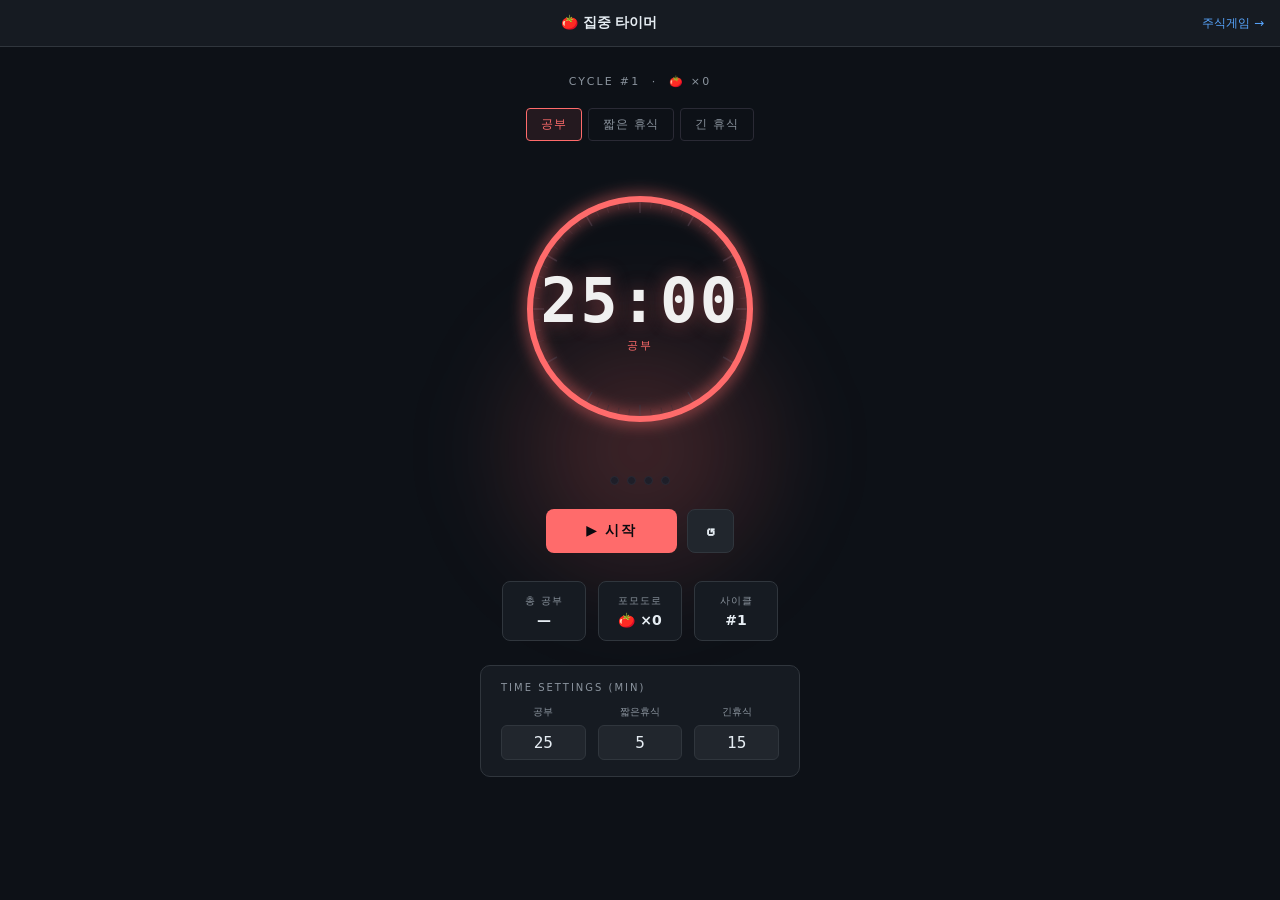
<file: static/pomodoro.html>
<!DOCTYPE html>
<html lang="ko">
<head>
  <meta charset="UTF-8">
  <meta name="viewport" content="width=device-width, initial-scale=1.0">
  <title>🍅 집중 타이머</title>
  <link rel="stylesheet" href="/static/css/style.css">
</head>
<body>

<div style="position:fixed;top:0;left:0;width:100%;height:100%;background:var(--bg);overflow-y:auto;-webkit-overflow-scrolling:touch;">
  <div class="screen-header">
    <span></span>
    <span style="font-weight:700">🍅 집중 타이머</span>
    <a href="/" class="back-btn" style="font-size:12px">주식게임 →</a>
  </div>
  <div class="pt-body">

    <div id="pt-glow" class="pt-glow"></div>

    <div style="font-size:11px;color:var(--muted);letter-spacing:0.2em;margin-bottom:20px;text-align:center">
      CYCLE #<span id="pt-cycle">1</span> &nbsp;·&nbsp; 🍅 ×<span id="pt-pomodoro-count">0</span>
    </div>

    <div style="display:flex;gap:6px;margin-bottom:28px">
      <button class="pt-mode-btn" id="pt-tab-study"  onclick="ptSwitchMode('study')">공부</button>
      <button class="pt-mode-btn" id="pt-tab-short"  onclick="ptSwitchMode('short')">짧은 휴식</button>
      <button class="pt-mode-btn" id="pt-tab-long"   onclick="ptSwitchMode('long')">긴 휴식</button>
    </div>

    <div style="position:relative;margin-bottom:24px">
      <svg width="280" height="280" style="transform:rotate(-90deg)">
        <circle cx="140" cy="140" r="110" fill="none" stroke="#1A1A22" stroke-width="6"/>
        <g id="pt-ticks"></g>
        <circle id="pt-progress-ring" cx="140" cy="140" r="110" fill="none"
          stroke="#FF6B6B" stroke-width="6" stroke-linecap="round"
          stroke-dasharray="691.15" stroke-dashoffset="0"
          style="transition:stroke-dashoffset 0.5s ease,stroke 0.6s ease"/>
      </svg>
      <div style="position:absolute;top:50%;left:50%;transform:translate(-50%,-50%);text-align:center;pointer-events:none">
        <div id="pt-time-display" class="pt-time-display">25:00</div>
        <div id="pt-mode-label" class="pt-mode-label">공부</div>
      </div>
    </div>

    <div style="display:flex;gap:8px;margin-bottom:24px" id="pt-dots">
      <div class="pt-dot" id="pt-dot-0"></div>
      <div class="pt-dot" id="pt-dot-1"></div>
      <div class="pt-dot" id="pt-dot-2"></div>
      <div class="pt-dot" id="pt-dot-3"></div>
    </div>

    <div style="display:flex;gap:10px;margin-bottom:28px">
      <button id="pt-start-btn" onclick="ptToggle()" class="pt-start-btn">▶ 시작</button>
      <button onclick="ptReset()" class="btn btn-secondary" style="padding:12px 18px;font-size:18px;line-height:1">↺</button>
    </div>

    <div style="display:flex;gap:12px;margin-bottom:24px;flex-wrap:wrap;justify-content:center">
      <div class="pt-stat-card">
        <div class="pt-stat-label">총 공부</div>
        <div class="pt-stat-value" id="pt-total-study">—</div>
      </div>
      <div class="pt-stat-card">
        <div class="pt-stat-label">포모도로</div>
        <div class="pt-stat-value" id="pt-total-pomo">🍅 ×0</div>
      </div>
      <div class="pt-stat-card">
        <div class="pt-stat-label">사이클</div>
        <div class="pt-stat-value" id="pt-cycle-stat">#1</div>
      </div>
    </div>

    <div class="pt-settings-card">
      <div style="font-size:10px;color:var(--muted);letter-spacing:0.2em;margin-bottom:12px">TIME SETTINGS (MIN)</div>
      <div style="display:flex;gap:12px">
        <div style="flex:1;text-align:center">
          <div style="font-size:10px;color:var(--muted);margin-bottom:6px">공부</div>
          <input type="number" id="pt-custom-study" class="pt-time-input" value="25" min="1" max="99"
            oninput="ptCustomChange('study',this.value)">
        </div>
        <div style="flex:1;text-align:center">
          <div style="font-size:10px;color:var(--muted);margin-bottom:6px">짧은휴식</div>
          <input type="number" id="pt-custom-short" class="pt-time-input" value="5" min="1" max="99"
            oninput="ptCustomChange('short',this.value)">
        </div>
        <div style="flex:1;text-align:center">
          <div style="font-size:10px;color:var(--muted);margin-bottom:6px">긴휴식</div>
          <input type="number" id="pt-custom-long" class="pt-time-input" value="15" min="1" max="99"
            oninput="ptCustomChange('long',this.value)">
        </div>
      </div>
    </div>

    <div id="pt-sessions-wrap" style="width:100%;max-width:320px;display:none;margin-top:20px">
      <div style="font-size:10px;color:var(--muted);letter-spacing:0.2em;margin-bottom:8px">RECENT SESSIONS</div>
      <div id="pt-sessions-list" style="display:flex;flex-wrap:wrap;gap:6px"></div>
    </div>

  </div>
</div>

<script src="/static/js/pomodoro.js"></script>
</body>
</html>
</file>
<file: static/css/style.css>
/* ── Variables ──────────────────────────────────────────── */
:root {
  --bg:      #0d1117;
  --surface: #161b22;
  --s2:      #21262d;
  --border:  #30363d;
  --text:    #e6edf3;
  --muted:   #8b949e;
  --up:      #3fb950;
  --down:    #f85149;
  --accent:  #58a6ff;
  --warn:    #e3b341;
  --nav-h:   56px;
  --bot-h:   64px;
}

* { box-sizing: border-box; margin: 0; padding: 0; }

body {
  background: var(--bg);
  color: var(--text);
  font-family: 'Noto Sans KR', system-ui, sans-serif;
  font-size: 14px;
  -webkit-font-smoothing: antialiased;
  /* 버튼 연타 시 모바일 브라우저의 "더블탭=확대" 제스처가 발동해 화면이
     커지는 문제 방지. pinch-zoom 자체는 막지 않아 접근성엔 영향 없음. */
  touch-action: manipulation;
}

a { color: inherit; text-decoration: none; }
button { cursor: pointer; touch-action: manipulation; }

::-webkit-scrollbar { width: 4px; }
::-webkit-scrollbar-thumb { background: var(--border); border-radius: 2px; }

/* ── All screens: fixed, fill viewport, stack on each other */
[id^="screen-"] {
  position: fixed;
  top: 0; left: 0;
  width: 100%; height: 100%;
  background: var(--bg);
  overflow-y: auto;
  -webkit-overflow-scrolling: touch;
}
/* hidden 속성이 display:flex 등 author CSS에 의해 무시되는 것을 방지 */
[id^="screen-"][hidden] {
  display: none !important;
}

html, body {
  height: 100%;
  overflow: hidden; /* prevent body scroll bounce on mobile */
}

/* ── Layout helpers ─────────────────────────────────────── */
.fullscreen { min-height: 100%; width: 100%; }
.center-v   { display: flex; align-items: center; justify-content: center; padding: 24px 16px; min-height: 100%; }
.divider    { height: 1px; background: var(--border); margin: 16px 0; }
.muted      { color: var(--muted); }
.up         { color: var(--up); }
.down       { color: var(--down); }
.accent     { color: var(--accent); }

/* ── Screen header (back button screens) ────────────────── */
.screen-header {
  display: flex;
  align-items: center;
  justify-content: space-between;
  padding: 14px 16px;
  background: var(--surface);
  border-bottom: 1px solid var(--border);
  position: sticky; top: 0; z-index: 50;
}
.back-btn {
  background: none; border: none; color: var(--accent);
  font-size: 14px; font-weight: 500; padding: 0;
}
.screen-body { padding: 16px; max-width: 600px; margin: 0 auto; }

/* ── Auth ─────────────────────────────────────────────── */
.auth-card {
  background: var(--surface);
  border: 1px solid var(--border);
  border-radius: 16px;
  padding: 28px 22px;
  width: 100%; max-width: 400px;
}
.auth-tabs {
  display: flex; gap: 0; margin-bottom: 20px;
  background: var(--s2); border-radius: 8px; padding: 4px;
}
.auth-tab {
  flex: 1; padding: 7px; border-radius: 6px; border: none;
  background: transparent; color: var(--muted); font-size: 14px; font-weight: 500;
  transition: all 0.15s;
}
.auth-tab.active { background: var(--surface); color: var(--text); }

/* ── Forms ──────────────────────────────────────────────── */
.form-group { margin-bottom: 14px; }
.form-label { display: block; color: var(--muted); font-size: 12px; margin-bottom: 5px; }
.form-input {
  width: 100%; background: var(--s2); border: 1px solid var(--border);
  border-radius: 8px; color: var(--text); font-size: 14px;
  padding: 10px 12px; outline: none; transition: border-color 0.15s;
}
.form-input:focus { border-color: var(--accent); }
.error-msg { color: var(--down); font-size: 12px; min-height: 16px; margin-top: 4px; }

/* ── Buttons ────────────────────────────────────────────── */
.btn {
  display: inline-flex; align-items: center; justify-content: center; gap: 6px;
  padding: 10px 16px; border-radius: 8px; border: none; font-size: 14px;
  font-weight: 600; transition: opacity 0.15s, transform 0.1s; cursor: pointer;
}
.btn:active { transform: scale(0.97); }
.btn:disabled { opacity: 0.5; cursor: not-allowed; }
.btn-primary   { background: var(--accent); color: #fff; }
.btn-success   { background: var(--up); color: #fff; }
.btn-danger    { background: var(--down); color: #fff; }
.btn-secondary { background: var(--s2); color: var(--text); border: 1px solid var(--border); }
.btn-warning   { background: var(--warn); color: #1a1a1a; }
.btn-full { width: 100%; }
.btn-sm   { padding: 6px 12px; font-size: 12px; }

/* ── Cards ──────────────────────────────────────────────── */
.card {
  background: var(--surface);
  border: 1px solid var(--border);
  border-radius: 12px;
  padding: 16px;
}

/* ── Role cards (home screen) ───────────────────────────── */
.role-card {
  display: flex; align-items: center; gap: 14px; cursor: pointer;
  background: var(--surface); border: 1px solid var(--border);
  border-radius: 14px; padding: 18px 16px;
  transition: border-color 0.15s;
}
.role-card:hover { border-color: var(--accent); }

/* ── Code display ───────────────────────────────────────── */
.code-display {
  text-align: center; background: var(--surface);
  border: 2px dashed var(--border); border-radius: 14px; padding: 20px;
}
.room-code {
  font-size: 40px; font-weight: 800; letter-spacing: 8px;
  color: var(--accent); font-family: monospace;
}

/* ── Host top bar ───────────────────────────────────────── */
.host-topbar {
  display: flex; align-items: center; justify-content: space-between;
  padding: 12px 16px; background: var(--surface);
  border-bottom: 1px solid var(--border); position: sticky; top: 0; z-index: 50;
}

/* ── Participant top bar ────────────────────────────────── */
.p-topbar {
  display: flex; align-items: center; justify-content: space-between;
  padding: 10px 16px; background: var(--surface);
  border-bottom: 1px solid var(--border); position: sticky; top: 0; z-index: 50;
}
.cash-display { font-size: 16px; font-weight: 700; color: var(--accent); }

/* ── Timer ──────────────────────────────────────────────── */
.timer-display {
  font-size: 28px; font-weight: 800; font-family: monospace;
  color: var(--up); transition: color 0.3s;
  text-shadow: 0 0 20px currentColor;
}
.timer-display.warn  { color: var(--warn); }
.timer-display.danger { color: var(--down); animation: blink 0.5s infinite; }

@keyframes blink { 0%,100%{opacity:1} 50%{opacity:0.4} }
@keyframes pulse  { 0%,100%{transform:scale(1)} 50%{transform:scale(1.1)} }

/* ── Bottom nav ─────────────────────────────────────────── */
.bottom-nav {
  height: var(--bot-h); background: var(--surface);
  border-top: 1px solid var(--border); display: flex; z-index: 100;
  flex-shrink: 0;
}
.nav-item {
  flex: 1; display: flex; flex-direction: column; align-items: center;
  justify-content: center; gap: 2px; color: var(--muted); font-size: 10px;
  border: none; background: transparent; transition: color 0.15s;
}
.nav-item.active { color: var(--accent); }
.nav-item svg { width: 22px; height: 22px; }

/* ── Game screen: flex column (overrides overflow-y: auto) ─ */
#screen-p-game {
  display: flex;
  flex-direction: column;
  overflow: hidden;
}

/* ── Pages wrapper ───────────────────────────────────────── */
.pages-wrapper {
  flex: 1;
  overflow: hidden;
  min-height: 0;
}

/* ── Each page: fills wrapper, scrollable vertically ────── */
.page {
  width: 100%;
  height: 100%;
  overflow-y: auto;
  -webkit-overflow-scrolling: touch;
  padding: 14px 16px 12px;
}

/* ── Stock grid ─────────────────────────────────────────── */
.sector-filters {
  display: flex; gap: 6px; overflow-x: auto; padding-bottom: 8px; scrollbar-width: none;
}
.sector-filters::-webkit-scrollbar { display: none; }
.sector-btn {
  padding: 5px 12px; border-radius: 100px; border: 1px solid var(--border);
  background: var(--s2); color: var(--muted); font-size: 12px; white-space: nowrap; cursor: pointer;
  transition: all 0.15s;
}
.sector-btn.active { background: var(--accent); color: #fff; border-color: var(--accent); }

.stock-grid {
  display: grid;
  grid-template-columns: repeat(auto-fill, minmax(155px, 1fr));
  gap: 10px; margin-top: 4px;
}
.stock-card {
  background: var(--surface); border: 1px solid var(--border); border-radius: 12px;
  padding: 14px; cursor: pointer; transition: border-color 0.15s, background 0.15s;
}
.stock-card:hover { border-color: var(--accent); background: var(--s2); }
.stock-card.flash-up   { animation: flashUp   0.4s; }
.stock-card.flash-down { animation: flashDown 0.4s; }
@keyframes flashUp   { 0%,100%{background:var(--surface)} 50%{background:rgba(63,185,80,.15)} }
@keyframes flashDown { 0%,100%{background:var(--surface)} 50%{background:rgba(248,81,73,.15)} }

/* ── Chips ──────────────────────────────────────────────── */
.chip {
  display: inline-flex; align-items: center; padding: 2px 8px;
  border-radius: 100px; font-size: 11px; font-weight: 600;
}
.chip-up   { background: rgba(63,185,80,.15);  color: var(--up); }
.chip-down { background: rgba(248,81,73,.15);   color: var(--down); }
.chip-flat { background: var(--s2); color: var(--muted); }
.chip-blue { background: rgba(88,166,255,.15); color: var(--accent); }

/* ── Portfolio summary ──────────────────────────────────── */
.summary-grid {
  display: grid; grid-template-columns: 1fr 1fr; gap: 8px; margin-bottom: 4px;
}
.summary-card {
  background: var(--surface); border: 1px solid var(--border);
  border-radius: 10px; padding: 12px 14px;
}
.summary-label { color: var(--muted); font-size: 11px; margin-bottom: 3px; }
.summary-value { font-size: 17px; font-weight: 700; }

/* ── Holdings ───────────────────────────────────────────── */
.holding-item {
  display: flex; justify-content: space-between; align-items: center;
  padding: 12px 14px; background: var(--surface); border: 1px solid var(--border);
  border-radius: 10px; margin-bottom: 7px;
}

/* ── Transactions ───────────────────────────────────────── */
.txn-item {
  display: flex; justify-content: space-between; align-items: center;
  padding: 10px 14px; background: var(--surface); border: 1px solid var(--border);
  border-radius: 8px; margin-bottom: 5px;
}
.txn-badge {
  padding: 2px 7px; border-radius: 5px; font-size: 11px; font-weight: 700;
}
.txn-badge.buy  { background: rgba(63,185,80,.15);  color: var(--up); }
.txn-badge.sell { background: rgba(248,81,73,.15);   color: var(--down); }
.txn-badge.adj  { background: rgba(88,166,255,.15); color: var(--accent); }

/* ── Deposit items ──────────────────────────────────────── */
.deposit-item {
  display: flex; justify-content: space-between; align-items: center;
  padding: 12px 14px; background: var(--surface); border: 1px solid var(--warn);
  border-left: 3px solid var(--warn); border-radius: 0 10px 10px 0; margin-bottom: 8px;
}

/* ── Rankings ───────────────────────────────────────────── */
.rank-row {
  display: flex; align-items: center; gap: 10px;
  padding: 11px 14px; background: var(--surface); border: 1px solid var(--border);
  border-radius: 10px; margin-bottom: 7px; transition: border-color 0.15s;
}
.rank-row.me    { border-color: var(--accent); }
.rank-row.rank-1 { border-color: #d4af37; }
.rank-row.rank-2 { border-color: #c0c0c0; }
.rank-row.rank-3 { border-color: #cd7f32; }
.rank-num  { font-size: 18px; width: 34px; text-align: center; flex-shrink: 0; }
.rank-user { flex: 1; font-weight: 600; }

/* ── Host tabs ──────────────────────────────────────────── */
.host-tabs {
  display: flex; border-bottom: 1px solid var(--border);
  background: var(--surface); flex-shrink: 0;
}
.host-tab {
  flex: 1; padding: 12px 8px; border: none; background: transparent;
  color: var(--muted); font-size: 14px; font-weight: 600; cursor: pointer;
  border-bottom: 2px solid transparent; transition: all 0.15s; margin-bottom: -1px;
}
.host-tab.active { color: var(--accent); border-bottom-color: var(--accent); }

/* ── Education ──────────────────────────────────────────── */
.edu-tabs {
  display: flex; gap: 4px; background: var(--s2);
  border-radius: 8px; padding: 4px; margin-bottom: 14px;
}
.edu-tab {
  flex: 1; padding: 7px; border-radius: 6px; border: none;
  background: transparent; color: var(--muted); font-size: 13px; font-weight: 500;
  cursor: pointer; transition: all 0.15s;
}
.edu-tab.active { background: var(--surface); color: var(--text); }

.glossary-item {
  padding: 12px 14px; background: var(--surface); border: 1px solid var(--border);
  border-radius: 10px; margin-bottom: 7px; cursor: pointer; transition: border-color 0.15s;
}
.glossary-item:hover { border-color: var(--accent); }
.glossary-def {
  color: var(--muted); font-size: 12px; line-height: 1.6; margin-top: 6px; display: none;
}
.glossary-item.expanded .glossary-def { display: block; }
.guide-card {
  display: flex; align-items: flex-start; gap: 12px; padding: 14px;
  background: var(--surface); border: 1px solid var(--border); border-radius: 10px;
  margin-bottom: 10px; cursor: pointer; transition: border-color 0.15s;
}
.guide-card:hover { border-color: var(--accent); }
.tip-card {
  display: flex; align-items: flex-start; gap: 12px; padding: 12px 14px;
  background: var(--surface); border-left: 3px solid var(--accent);
  border-radius: 0 10px 10px 0; margin-bottom: 8px;
}
.guide-content { font-size: 13px; line-height: 1.8; color: var(--muted); white-space: pre-wrap; }
.guide-content strong { color: var(--text); }

/* ── Section headers ────────────────────────────────────── */
.section-header { display: flex; justify-content: space-between; align-items: center; margin-bottom: 10px; }
.section-title  { font-size: 15px; font-weight: 700; }

/* ── Lobby member list ──────────────────────────────────── */
.lobby-member {
  display: flex; align-items: center; gap: 10px;
  padding: 10px 14px; background: var(--surface); border: 1px solid var(--border);
  border-radius: 8px; margin-bottom: 6px;
}
.avatar-sm {
  width: 32px; height: 32px; border-radius: 50%;
  background: linear-gradient(135deg, var(--accent), var(--up));
  display: flex; align-items: center; justify-content: center;
  font-weight: 700; color: #fff; font-size: 14px; flex-shrink: 0;
}

/* ── Host member rows ───────────────────────────────────── */
.host-member-row {
  display: flex; align-items: center; gap: 10px;
  padding: 11px 14px; background: var(--surface); border: 1px solid var(--border);
  border-radius: 10px; margin-bottom: 7px;
  transition: border-color 0.15s;
}
.host-member-row.rank-1 { border-color: #d4af37; }
.host-member-row.rank-2 { border-color: #c0c0c0; }
.host-member-row.rank-3 { border-color: #cd7f32; }

/* ── Modals ─────────────────────────────────────────────── */
.modal-overlay {
  position: fixed; inset: 0; background: rgba(0,0,0,.7);
  z-index: 200; display: flex; align-items: flex-end; justify-content: center;
  opacity: 0; pointer-events: none; transition: opacity 0.2s;
}
.modal-overlay.open { opacity: 1; pointer-events: all; }
.modal-sheet {
  background: var(--surface); border-radius: 20px 20px 0 0;
  width: 100%; max-width: 600px; max-height: 78vh; overflow-y: auto;
  padding: 14px 16px 20px;
  transform: translateY(100%); transition: transform 0.25s cubic-bezier(.4,0,.2,1);
}
.modal-overlay.open .modal-sheet { transform: translateY(0); }
.modal-handle {
  width: 40px; height: 4px; background: var(--border);
  border-radius: 2px; margin: 0 auto 14px;
}
.modal-title { font-size: 18px; font-weight: 700; margin-bottom: 14px; }

/* ── Period tabs ────────────────────────────────────────── */
.period-tabs { display: flex; gap: 4px; margin-bottom: 10px; }
.period-tab {
  padding: 4px 12px; border-radius: 6px; border: 1px solid var(--border);
  background: var(--s2); color: var(--muted); font-size: 12px; cursor: pointer; transition: all 0.15s;
}
.period-tab.active { background: var(--accent); color: #fff; border-color: var(--accent); }

/* ── Qty control ────────────────────────────────────────── */
.qty-control { display: flex; align-items: center; gap: 6px; margin: 12px 0; }
.qty-btn {
  width: 36px; height: 36px; border-radius: 8px; border: 1px solid var(--border);
  background: var(--s2); color: var(--text); font-size: 15px; font-weight: 700;
  flex-shrink: 0; cursor: pointer; transition: border-color 0.15s;
}
.qty-btn:hover { border-color: var(--accent); }
.qty-input {
  flex: 1; text-align: center; background: var(--s2); border: 1px solid var(--border);
  border-radius: 8px; color: var(--text); font-size: 18px; font-weight: 700;
  padding: 8px; outline: none;
}
.qty-input:focus { border-color: var(--accent); }
.trade-btns { display: grid; grid-template-columns: 1fr 1fr; gap: 10px; }

/* ── Toast ──────────────────────────────────────────────── */
.toast-container {
  position: fixed; bottom: calc(var(--bot-h) + 10px); left: 50%; transform: translateX(-50%);
  z-index: 999; display: flex; flex-direction: column; gap: 6px; align-items: center;
  width: 90%; max-width: 400px; pointer-events: none;
  /* toast always floats above bottom nav regardless of nav position */
}
.toast {
  padding: 11px 16px; border-radius: 10px; font-size: 13px; font-weight: 500;
  animation: slideUp 0.2s ease, fadeOut 0.3s ease 3.7s forwards;
  text-align: center; width: 100%;
}
.toast-success { background: #1a4731; color: var(--up);    border: 1px solid rgba(63,185,80,.3); }
.toast-error   { background: #4d1117; color: var(--down);  border: 1px solid rgba(248,81,73,.3); }
.toast-info    { background: #0d2843; color: var(--accent); border: 1px solid rgba(88,166,255,.3); }

@keyframes slideUp { from{opacity:0;transform:translateY(12px)} to{opacity:1;transform:translateY(0)} }
@keyframes fadeOut { from{opacity:1} to{opacity:0} }

/* ── Loading / empty ────────────────────────────────────── */
.spinner {
  display: inline-block; width: 18px; height: 18px;
  border: 2px solid var(--border); border-top-color: var(--accent);
  border-radius: 50%; animation: spin 0.7s linear infinite; vertical-align: middle;
}
@keyframes spin { to{transform:rotate(360deg)} }
.loading-center {
  display: flex; justify-content: center; align-items: center;
  padding: 40px 0; color: var(--muted); gap: 8px;
}
.empty-state { text-align: center; padding: 40px 0; color: var(--muted); }
.empty-state .e-icon { font-size: 36px; margin-bottom: 8px; }

/* ── Results ────────────────────────────────────────────── */
@keyframes trophyBounce {
  0%   { transform: scale(0) rotate(-15deg); opacity: 0; }
  55%  { transform: scale(1.25) rotate(8deg); opacity: 1; }
  75%  { transform: scale(0.9) rotate(-3deg); }
  100% { transform: scale(1) rotate(0deg); }
}
@keyframes winnerReveal {
  from { opacity: 0; transform: translateY(18px) scale(0.96); }
  to   { opacity: 1; transform: translateY(0) scale(1); }
}
@keyframes rankSlideIn {
  from { opacity: 0; transform: translateX(-18px); }
  to   { opacity: 1; transform: translateX(0); }
}
@keyframes runnerReveal {
  from { opacity: 0; transform: translateY(12px); }
  to   { opacity: 1; transform: translateY(0); }
}
.results-trophy-anim { animation: trophyBounce 0.75s cubic-bezier(0.34,1.56,0.64,1) forwards; }
.results-winner-section {
  background: linear-gradient(135deg, rgba(212,175,55,.13) 0%, rgba(212,175,55,.04) 100%);
  border: 1px solid rgba(212,175,55,.45);
  border-radius: 16px; padding: 20px; text-align: center; margin-bottom: 16px;
  animation: winnerReveal 0.5s 0.35s ease-out both;
}
.results-runner-card {
  flex: 1; background: var(--surface); border: 1px solid var(--border);
  border-radius: 12px; padding: 12px; text-align: center;
  animation: runnerReveal 0.45s ease-out both;
}
.results-runner-card.rank-2 { border-color: #c0c0c0; }
.results-runner-card.rank-3 { border-color: #cd7f32; }
.results-row {
  display: flex; align-items: center; gap: 10px;
  padding: 12px 14px; background: var(--surface); border: 1px solid var(--border);
  border-radius: 10px; margin-bottom: 8px;
  animation: rankSlideIn 0.4s ease-out both;
}
.results-row.rank-1 { border-color: #d4af37; background: rgba(212,175,55,.06); }
.results-row.rank-2 { border-color: #c0c0c0; }
.results-row.rank-3 { border-color: #cd7f32; }

/* ── Pomodoro Timer ─────────────────────────────────────── */
.pt-body {
  display: flex; flex-direction: column; align-items: center;
  padding: 28px 16px 40px; max-width: 420px; margin: 0 auto;
  position: relative;
}

.pt-glow {
  position: fixed; top: 30%; left: 50%; transform: translateX(-50%);
  width: 360px; height: 360px; border-radius: 50%;
  background: radial-gradient(circle, rgba(255,107,107,0.25) 0%, transparent 70%);
  pointer-events: none; filter: blur(40px);
  transition: background 0.8s ease; z-index: -1;
}

.pt-mode-btn {
  padding: 7px 14px; border-radius: 4px; border: 1px solid #2A2A35;
  background: transparent; color: var(--muted); font-size: 12px;
  letter-spacing: 0.08em; cursor: pointer; transition: all 0.2s;
  font-family: inherit;
}
.pt-mode-btn:hover { border-color: #444; }
.pt-mode-btn.active { background: color-mix(in srgb, var(--pt-color) 10%, transparent); }

.pt-time-display {
  font-size: 62px; font-weight: 800; line-height: 1;
  color: #F0F0F0; letter-spacing: 0.04em; font-family: monospace;
  transition: color 0.4s;
}
.pt-time-display.pulse { animation: ptPulse 1s ease infinite; }
@keyframes ptPulse { 0%,100%{opacity:1} 50%{opacity:0.4} }

.pt-mode-label {
  font-size: 11px; letter-spacing: 0.2em; margin-top: 6px;
  transition: color 0.6s; color: #FF6B6B;
}

.pt-dot {
  width: 9px; height: 9px; border-radius: 50%;
  background: #1E1E28; border: 1px solid #2A2A35;
  transition: all 0.3s;
}
.pt-dot.filled {
  background: var(--pt-color, #FF6B6B);
  border-color: var(--pt-color, #FF6B6B);
  box-shadow: 0 0 6px var(--pt-color, #FF6B6B);
}

.pt-start-btn {
  padding: 13px 40px; font-size: 14px; letter-spacing: 0.12em;
  background: #FF6B6B; color: #0A0A0F; font-weight: 600;
  border: none; border-radius: 8px; cursor: pointer;
  transition: all 0.15s; font-family: inherit;
}
.pt-start-btn:hover { opacity: 0.88; transform: scale(1.03); }
.pt-start-btn:active { transform: scale(0.97); }

.pt-stat-card {
  text-align: center; padding: 12px 16px;
  background: var(--surface); border: 1px solid var(--border);
  border-radius: 8px; min-width: 84px;
}
.pt-stat-label { font-size: 10px; color: var(--muted); letter-spacing: 0.1em; margin-bottom: 4px; }
.pt-stat-value { font-size: 14px; color: var(--text); font-weight: 600; }

.pt-settings-card {
  background: var(--surface); border: 1px solid var(--border);
  border-radius: 10px; padding: 16px 20px;
  width: 100%; max-width: 320px;
}

.pt-time-input {
  width: 100%; background: var(--s2); border: 1px solid var(--border);
  border-radius: 6px; color: var(--text); font-size: 16px;
  text-align: center; padding: 7px 4px; font-family: monospace;
  outline: none; transition: border-color 0.2s;
  -moz-appearance: textfield;
}
.pt-time-input::-webkit-inner-spin-button { -webkit-appearance: none; }
.pt-time-input:focus { border-color: var(--accent); }
.pt-time-input:disabled { opacity: 0.5; cursor: not-allowed; }

.pt-session-chip {
  font-size: 11px; color: var(--muted); background: var(--surface);
  border: 1px solid var(--border); border-radius: 4px; padding: 4px 8px;
}

/* ── Bomb News Popup ────────────────────────────────────── */
.bomb-news-popup {
  position: fixed;
  top: 0; left: 0; right: 0;
  z-index: 1100;
  display: flex;
  justify-content: center;
  pointer-events: none;
}

.bomb-news-inner {
  width: 100%;
  max-width: 520px;
  background: linear-gradient(160deg, #1a0800, #1a0d00);
  border: 2px solid #ff6b00;
  border-top: none;
  border-radius: 0 0 18px 18px;
  padding: 12px 16px 0;
  box-shadow: 0 0 40px rgba(255,107,0,0.3), 0 8px 28px rgba(0,0,0,0.85);
  animation: bombSlideDown 0.35s cubic-bezier(0.16,1,0.3,1);
}

@keyframes bombSlideDown {
  from { transform: translateY(-100%); opacity: 0; }
  to   { transform: translateY(0);     opacity: 1; }
}

.bomb-news-header {
  display: flex;
  align-items: center;
  gap: 7px;
  margin-bottom: 9px;
}

.bomb-news-title {
  font-size: 13px;
  font-weight: 800;
  color: #ff8533;
  letter-spacing: 0.1em;
  text-transform: uppercase;
  flex: 1;
}

.bomb-news-live {
  font-size: 10px;
  font-weight: 700;
  color: #ff4444;
  letter-spacing: 0.1em;
  animation: liveFlash 1s ease infinite;
}

@keyframes liveFlash { 0%,100%{opacity:1} 50%{opacity:0.25} }

.bomb-news-headline {
  font-size: 14px;
  font-weight: 700;
  line-height: 1.5;
  padding: 5px 0 7px;
  border-bottom: 1px solid rgba(255,107,0,0.18);
}

.bomb-news-headline:last-child { border-bottom: none; }

.bomb-news-headline.news-up   { color: #3fb950; }
.bomb-news-headline.news-down { color: #f85149; }

.bomb-news-progress {
  height: 4px;
  background: rgba(255,107,0,0.15);
  margin: 9px -16px 0;
  border-radius: 0 0 16px 16px;
  overflow: hidden;
}

.bomb-news-bar {
  height: 100%;
  background: linear-gradient(90deg, #ff6b00, #ff9500);
  border-radius: 0 0 16px 0;
}

@keyframes bombProgress {
  from { width: 100%; }
  to   { width: 0%; }
}

/* ── Quiz ────────────────────────────────────────────────── */
.quiz-overlay {
  position: absolute; inset: 0; background: rgba(0,0,0,0.88);
  display: flex; align-items: center; justify-content: center;
  z-index: 200; padding: 20px;
}
.quiz-box {
  background: var(--surface); border: 1px solid var(--border);
  border-radius: 20px; padding: 28px 24px; width: 100%; max-width: 420px;
  text-align: center;
}
.quiz-fab {
  position: absolute; bottom: calc(var(--bot-h) + 14px); right: 16px;
  background: var(--warn); color: #0d1117; border: none; border-radius: 100px;
  padding: 10px 18px; font-size: 13px; font-weight: 700; cursor: pointer;
  box-shadow: 0 4px 16px rgba(227,179,65,0.35); z-index: 90;
  transition: transform 0.1s;
}
.quiz-fab:active { transform: scale(0.95); }
.rules-fab {
  position: absolute; bottom: calc(var(--bot-h) + 14px); left: 16px;
  background: #3498db; color: #fff; border: none; border-radius: 100px;
  padding: 10px 18px; font-size: 13px; font-weight: 700; cursor: pointer;
  box-shadow: 0 4px 16px rgba(52,152,219,0.35); z-index: 90;
  transition: transform 0.1s;
}
.rules-fab:active { transform: scale(0.95); }
.rules-tab {
  padding: 6px 12px; border-radius: 100px; border: 1px solid var(--border);
  background: var(--surface); color: var(--muted); font-size: 12px; font-weight: 600;
  cursor: pointer; transition: all 0.15s;
}
.rules-tab.active { background: var(--accent); color: #fff; border-color: var(--accent); }
.rules-card {
  background: var(--s2); border-radius: 12px; padding: 14px; margin-bottom: 10px;
}
.rules-card-title {
  font-weight: 700; font-size: 14px; margin-bottom: 8px; color: var(--text);
}
.rules-card p { font-size: 13px; color: var(--muted); margin: 0; line-height: 1.6; }
.rules-list {
  font-size: 13px; color: var(--muted); margin: 0; padding-left: 18px; line-height: 1.8;
}
.rules-list strong { color: var(--text); }
.quiz-btn-ox {
  flex: 1; padding: 20px; border-radius: 14px; border: 2px solid var(--border);
  font-size: 36px; font-weight: 900; cursor: pointer; transition: all 0.15s;
  background: var(--s2); color: var(--text);
}
.quiz-btn-ox:hover { transform: scale(1.04); }
.quiz-btn-o { border-color: var(--up); }
.quiz-btn-x { border-color: var(--down); }
.quiz-timer-bar {
  height: 4px; background: var(--border); border-radius: 2px; margin: 16px 0;
  overflow: hidden;
}
.quiz-timer-fill {
  height: 100%; background: var(--warn); border-radius: 2px;
  transition: width 1s linear;
}

/* ── Roulette Mini-game ──────────────────────────────────── */
.roulette-box {
  background: var(--surface); border: 1px solid var(--border);
  border-radius: 20px; padding: 20px 16px; width: 100%; max-width: 360px;
  max-height: 92vh; overflow-y: auto;
}
.roulette-wheel-wrap {
  position: relative; width: 210px; height: 210px; margin: 0 auto 14px;
}
.roulette-wheel {
  width: 210px; height: 210px; border-radius: 50%;
  background: conic-gradient(
    #e74c3c 0% 70%,
    #3498db 70% 90%,
    #f39c12 90% 97%,
    #2ecc71 97% 99%,
    #9b59b6 99% 100%
  );
  border: 4px solid #fff;
  box-shadow: 0 0 24px rgba(255,255,255,0.12);
}
.roulette-pointer {
  position: absolute; top: -14px; left: 50%; transform: translateX(-50%);
  width: 0; height: 0;
  border-left: 11px solid transparent;
  border-right: 11px solid transparent;
  border-top: 22px solid #f1c40f;
  z-index: 2;
  filter: drop-shadow(0 2px 4px rgba(0,0,0,.6));
}
.roulette-center {
  position: absolute; top: 50%; left: 50%;
  transform: translate(-50%, -50%);
  width: 22px; height: 22px; border-radius: 50%;
  background: #fff; z-index: 1;
  box-shadow: 0 0 8px rgba(0,0,0,.4);
}
.roulette-legend {
  display: flex; flex-wrap: wrap; gap: 4px; justify-content: center; margin-bottom: 14px;
}
.rl-item {
  font-size: 11px; font-weight: 700; padding: 3px 9px; border-radius: 100px;
  border: 2px solid rgba(255,255,255,0.15);
}
.rl-kkang { background: #e74c3c; color: #fff; }
.rl-1x    { background: #3498db; color: #fff; }
.rl-2x    { background: #f39c12; color: #000; }
.rl-5x    { background: #2ecc71; color: #000; }
.rl-25x   { background: #9b59b6; color: #fff; }

/* ── Lottery ─────────────────────────────────────────────── */
.lottery-box {
  background: var(--surface);
  border-radius: 18px;
  padding: 20px 16px;
  width: 100%;
  max-width: 390px;
  max-height: 90vh;
  overflow-y: auto;
}
.lottery-number-grid {
  display: grid;
  grid-template-columns: repeat(9, 1fr);
  gap: 4px;
  margin: 4px 0;
}
.lottery-num {
  aspect-ratio: 1 / 1;
  border-radius: 50%;
  border: 1.5px solid var(--border);
  background: var(--surface2);
  color: var(--text);
  font-size: 11px;
  font-weight: 700;
  cursor: pointer;
  padding: 0;
  line-height: 1;
  transition: background 0.12s, border-color 0.12s, color 0.12s;
  display: flex;
  align-items: center;
  justify-content: center;
}
.lottery-num:active { transform: scale(0.9); }
.lottery-num.selected {
  background: var(--accent);
  border-color: var(--accent);
  color: #000;
  font-weight: 800;
}
.lottery-num:disabled {
  opacity: 0.35;
  cursor: not-allowed;
  pointer-events: none;
}
.lottery-winning-num {
  display: inline-flex;
  align-items: center;
  justify-content: center;
  width: 34px;
  height: 34px;
  border-radius: 50%;
  background: var(--warn);
  color: #000;
  font-weight: 800;
  font-size: 13px;
}

/* ── Responsive ─────────────────────────────────────────── */
@media (min-width: 640px) {
  .stock-grid { grid-template-columns: repeat(auto-fill, minmax(175px,1fr)); }
  .summary-grid { grid-template-columns: repeat(4, 1fr); }
  .modal-overlay { align-items: center; }
  .modal-sheet { border-radius: 20px; max-height: 70vh; margin: 20px; }
}
</file>
